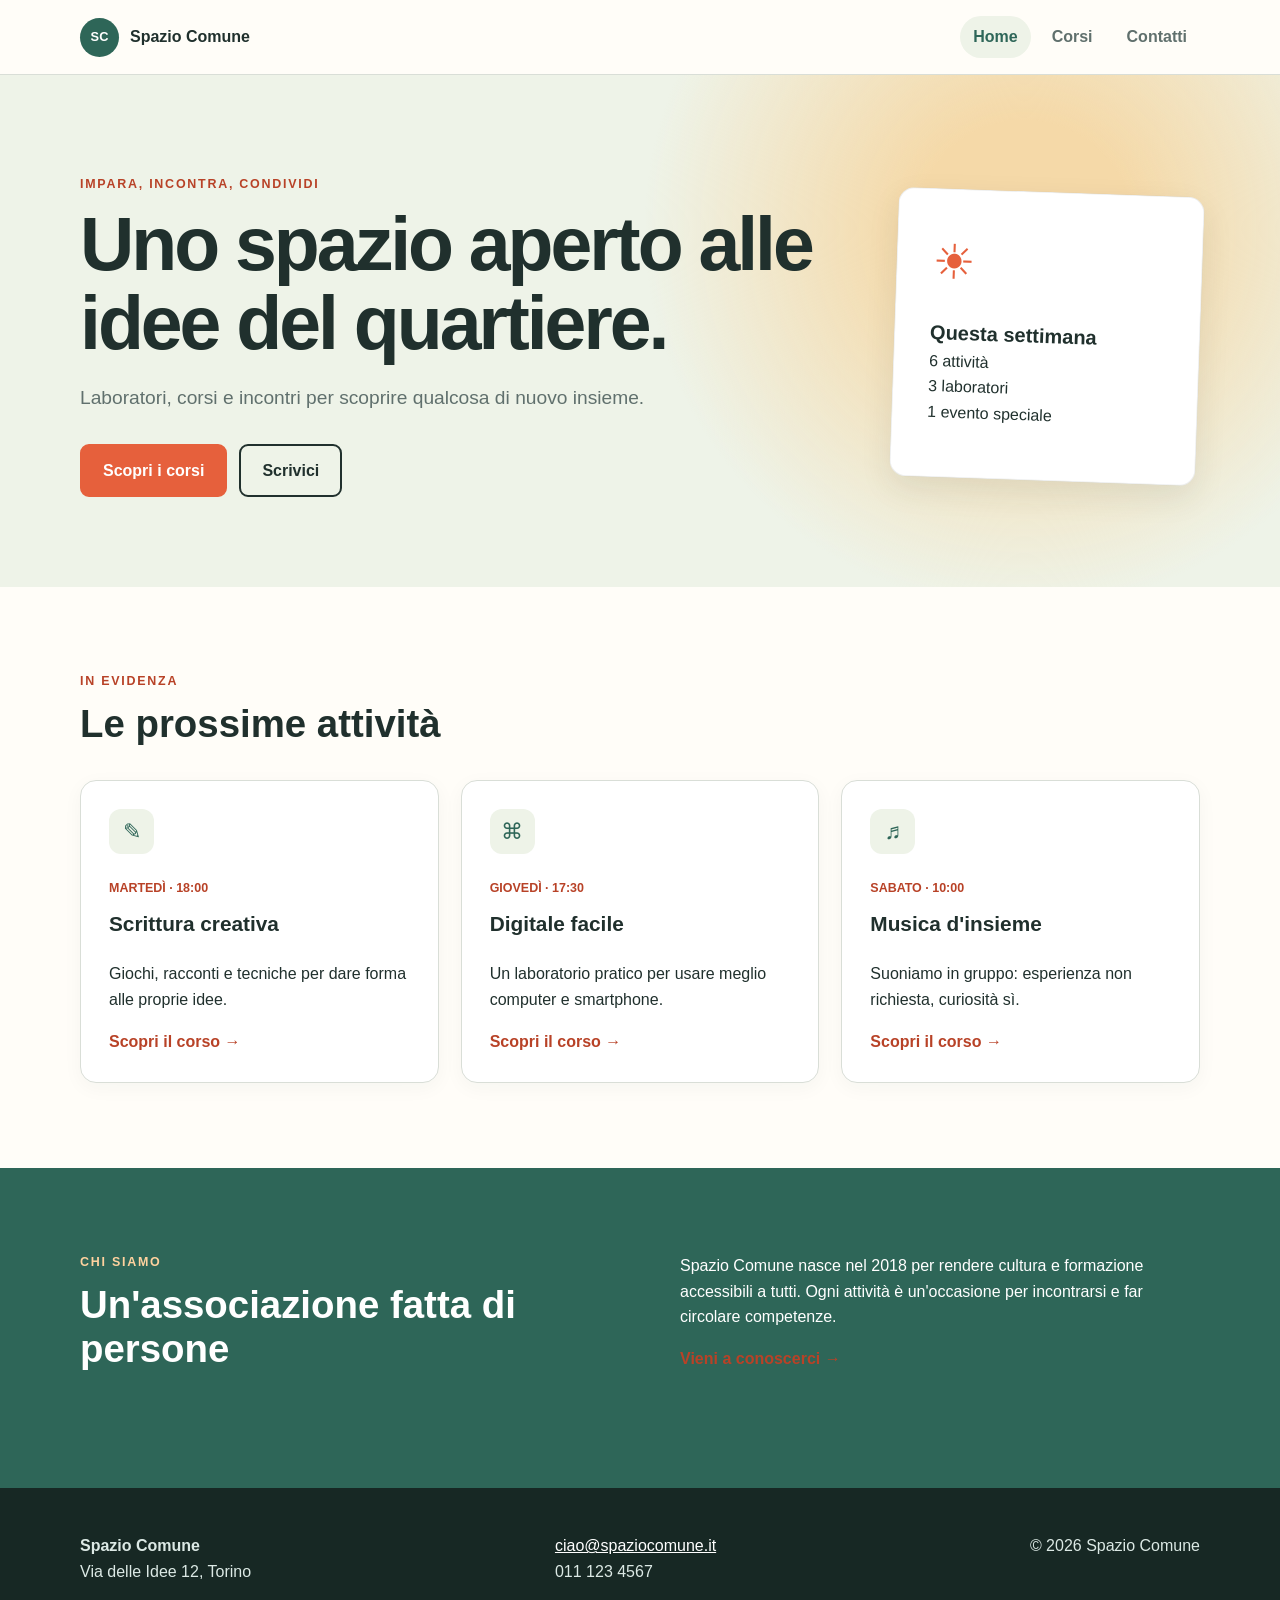
<file: L4/esercizio/index.html>
<!DOCTYPE html>
<html lang="it">

<head>
  <meta charset="UTF-8">
  <meta name="viewport" content="width=device-width, initial-scale=1.0">
  <meta name="description" content="Spazio Comune: corsi e attività per il quartiere.">
  <title>Spazio Comune | Home</title>
  <link rel="stylesheet" href="css/style.css">
</head>

<body>
  <!-- Intestazione del sito: logo e navigazione principale -->
  <header class="site-header">
    <div class="container header-content">
      <a class="logo" href="index.html" aria-label="Spazio Comune - Home">
        <span class="logo-mark">SC</span>
        <span>Spazio Comune</span>
      </a>

      <!-- Pulsante visibile sugli schermi piccoli -->
      <button class="menu-button" type="button" aria-expanded="false" aria-controls="main-menu">
        <span class="sr-only">Apri il menu</span>
        <span></span>
        <span></span>
        <span></span>
      </button>
      <nav id="main-menu" class="main-nav" aria-label="Navigazione principale">
        <a class="active" href="index.html" aria-current="page">Home</a>
        <a href="corsi.html">Corsi</a>
        <a href="contatti.html">Contatti</a>
      </nav>
    </div>
  </header>

  <!-- Contenuto principale della pagina -->
  <main>
    <!-- Sezione introduttiva -->
    <section class="hero">
      <div class="container hero-content">
        <div>
          <p class="eyebrow">Impara, incontra, condividi</p>
          <h1>Uno spazio aperto alle idee del quartiere.</h1>
          <p class="hero-text">Laboratori, corsi e incontri per scoprire qualcosa di nuovo insieme.</p>
          <div class="button-group">
            <a class="button" href="corsi.html">Scopri i corsi</a>
            <a class="button button-secondary" href="contatti.html">Scrivici</a>
          </div>
        </div>
        <div class="hero-card" aria-hidden="true">
          <span>☀</span>
          <strong>Questa settimana</strong>
          <p>6 attività<br>3 laboratori<br>1 evento speciale</p>
        </div>
      </div>
    </section>

    <!-- Attività in evidenza -->
    <section class="section">
      <div class="container">
        <div class="section-heading">
          <p class="eyebrow">In evidenza</p>
          <h2>Le prossime attività</h2>
        </div>
        <div class="card-grid">
          <article class="card">
            <span class="card-icon">✎</span>
            <p class="card-meta">Martedì · 18:00</p>
            <h3>Scrittura creativa</h3>
            <p>Giochi, racconti e tecniche per dare forma alle proprie idee.</p>
            <a class="text-link" href="corsi.html">Scopri il corso →</a>
          </article>
          <article class="card">
            <span class="card-icon">⌘</span>
            <p class="card-meta">Giovedì · 17:30</p>
            <h3>Digitale facile</h3>
            <p>Un laboratorio pratico per usare meglio computer e smartphone.</p>
            <a class="text-link" href="corsi.html">Scopri il corso →</a>
          </article>
          <article class="card">
            <span class="card-icon">♬</span>
            <p class="card-meta">Sabato · 10:00</p>
            <h3>Musica d'insieme</h3>
            <p>Suoniamo in gruppo: esperienza non richiesta, curiosità sì.</p>
            <a class="text-link" href="corsi.html">Scopri il corso →</a>
          </article>
        </div>
      </div>
    </section>

    <!-- Presentazione dell'associazione -->
    <section class="section section-accent">
      <div class="container split">
        <div>
          <p class="eyebrow">Chi siamo</p>
          <h2>Un'associazione fatta di persone</h2>
        </div>
        <div>
          <p>Spazio Comune nasce nel 2018 per rendere cultura e formazione accessibili a tutti. Ogni attività è
            un'occasione per incontrarsi e far circolare competenze.</p>
          <a class="text-link" href="contatti.html">Vieni a conoscerci →</a>
        </div>
      </div>
    </section>
  </main>

  <!-- Piè di pagina con indirizzo e recapiti -->
  <footer class="site-footer">
    <div class="container footer-content">
      <div>
        <strong>Spazio Comune</strong>
        <p>Via delle Idee 12, Torino</p>
      </div>
      <div>
        <p>
          <a href="mailto:ciao@spaziocomune.it">ciao@spaziocomune.it</a><br>
          011 123 4567
        </p>
      </div>
      <p>© <span data-current-year>2026</span> Spazio Comune</p>
    </div>
  </footer>

  <!-- Script JavaScript caricati dopo il contenuto della pagina -->
  <script src="js/script.js"></script>
</body>

</html>
</file>
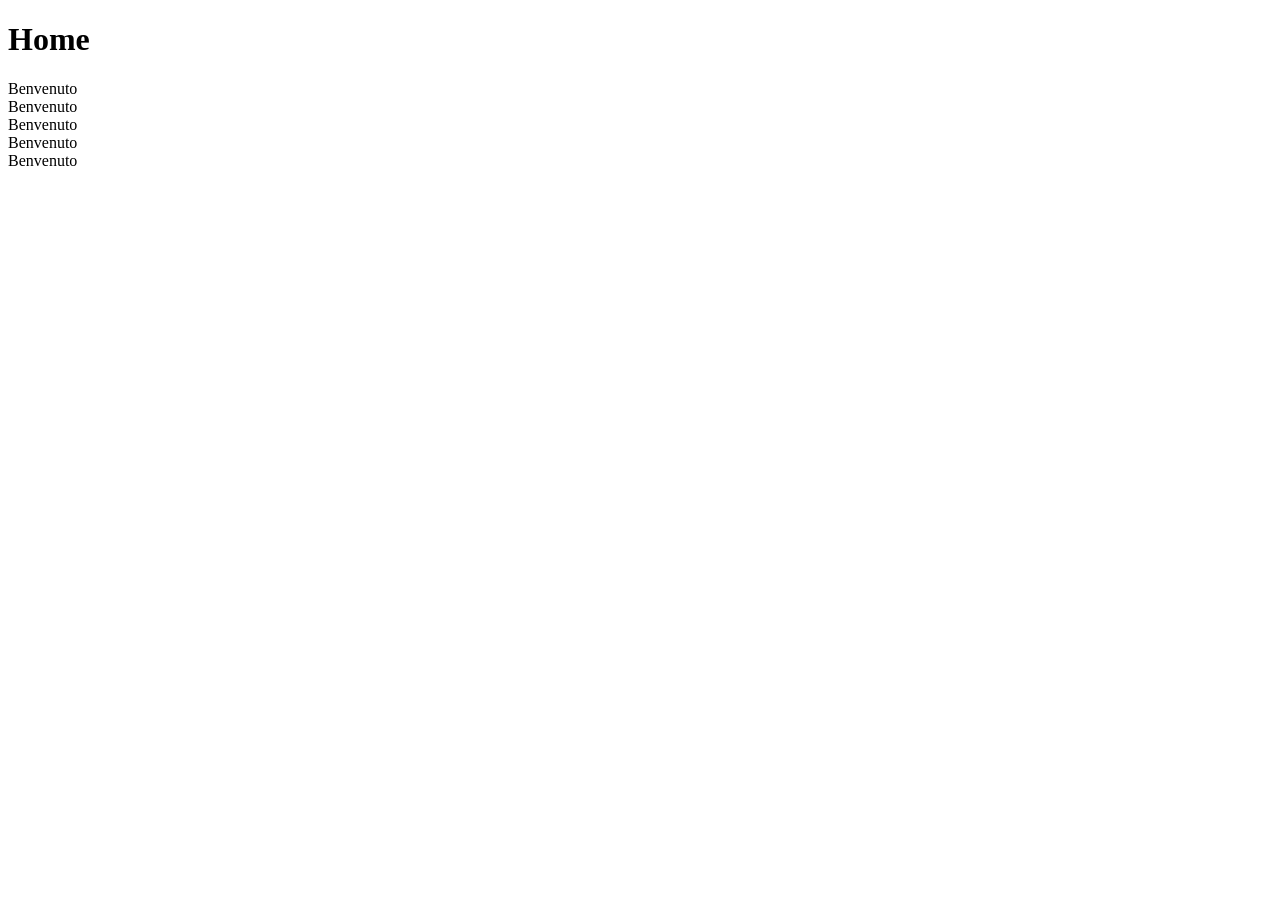
<file: php-mysql/L34/scrittura-files/file-creati/index.html>
<!DOCTYPE html>
<html lang="en">
<head>
<meta charset="UTF-8">
<meta name="viewport" content="width=device-width, initial-scale=1.0">
<title>Document</title>
</head>
<body>
<h1>Home</h1>
<div>Benvenuto</div>
<div>Benvenuto</div>
<div>Benvenuto</div>
<div>Benvenuto</div>
<div>Benvenuto</div>
</body>
</html>
</file>
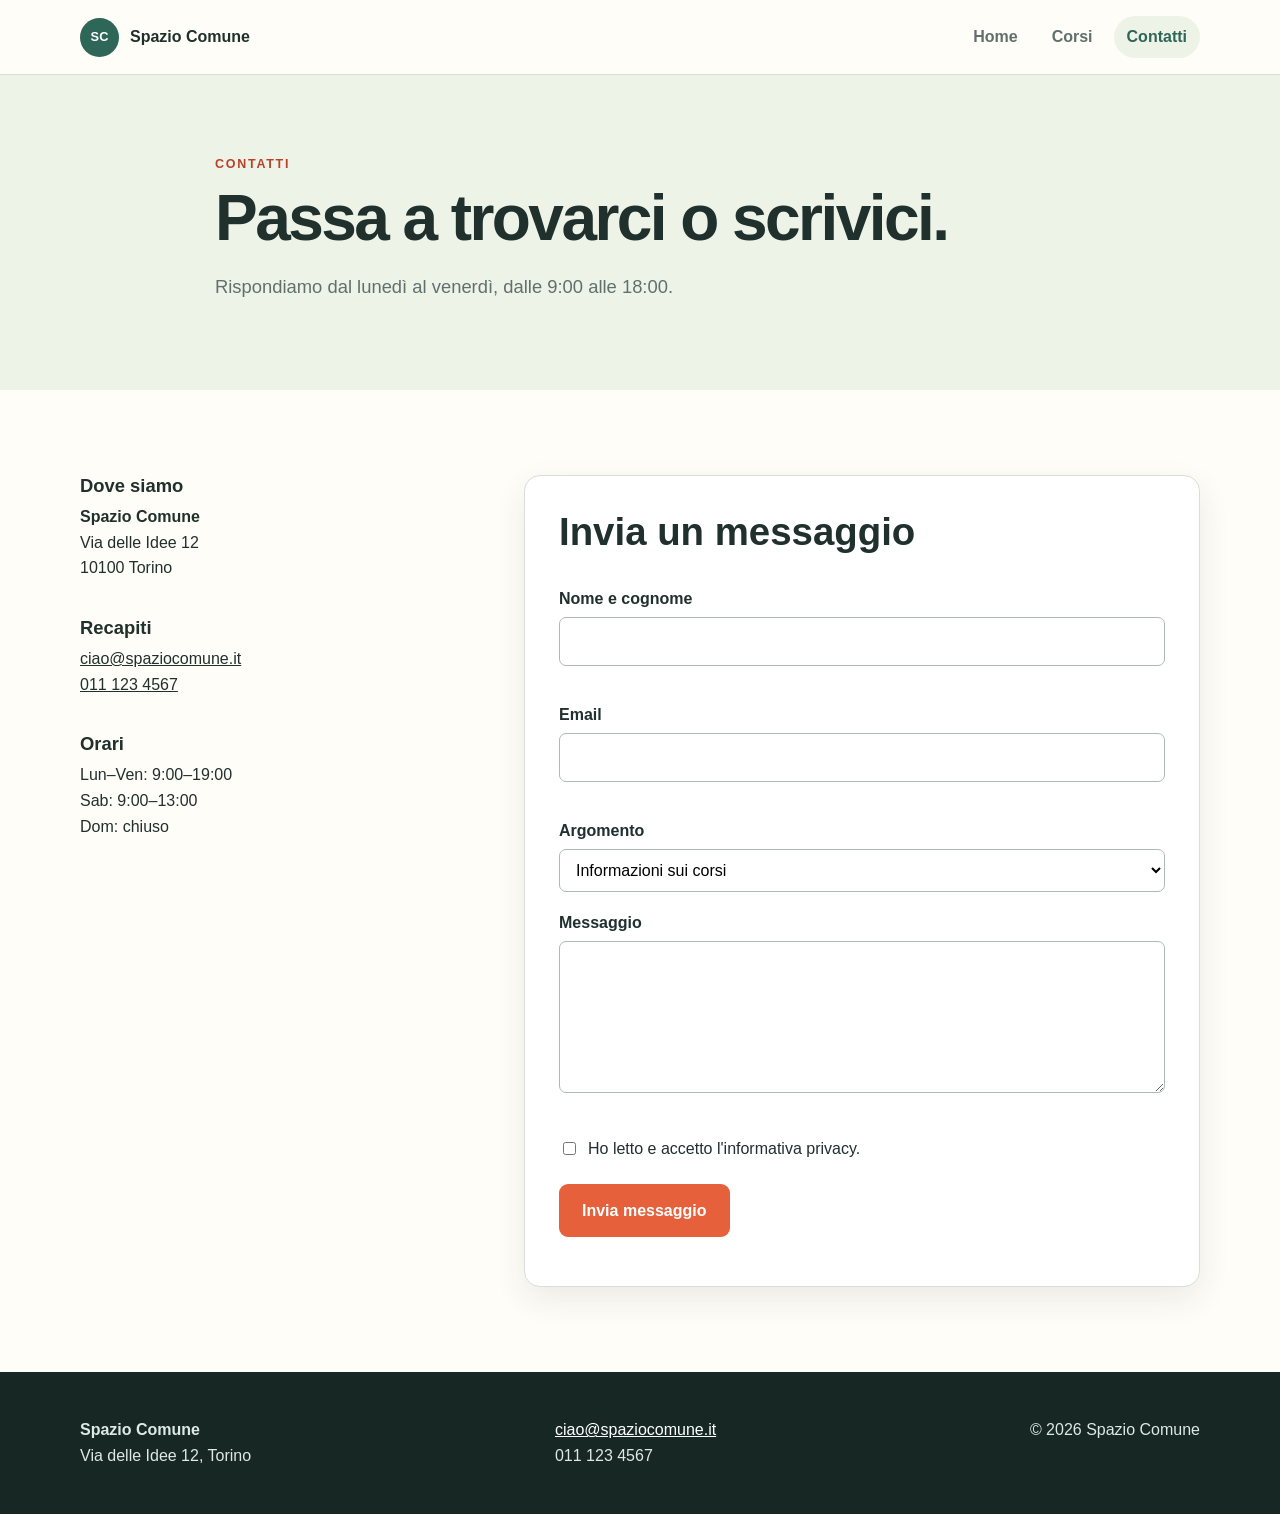
<file: L4/esercizio/contatti.html>
<!DOCTYPE html>
<html lang="it">

<head>
  <meta charset="UTF-8">
  <meta name="viewport" content="width=device-width, initial-scale=1.0">
  <meta name="description" content="Contatta Spazio Comune.">
  <title>Spazio Comune | Contatti</title>
  <link rel="stylesheet" href="css/style.css">
</head>

<body>
  <!-- Intestazione del sito: logo e navigazione principale -->
  <header class="site-header">
    <div class="container header-content">
      <a class="logo" href="index.html" aria-label="Spazio Comune - Home">
        <span class="logo-mark">SC</span>
        <span>Spazio Comune</span>
      </a>

      <!-- Pulsante visibile sugli schermi piccoli -->
      <button class="menu-button" type="button" aria-expanded="false" aria-controls="main-menu">
        <span class="sr-only">Apri il menu</span>
        <span></span>
        <span></span>
        <span></span>
      </button>

      <nav id="main-menu" class="main-nav" aria-label="Navigazione principale">
        <a href="index.html">Home</a>
        <a href="corsi.html">Corsi</a>
        <a class="active" href="contatti.html" aria-current="page">Contatti</a>
      </nav>
    </div>
  </header>

  <!-- Contenuto principale della pagina -->
  <main>
    <!-- Titolo e introduzione della pagina -->
    <section class="page-hero">
      <div class="container narrow">
        <p class="eyebrow">Contatti</p>
        <h1>Passa a trovarci o scrivici.</h1>
        <p>Rispondiamo dal lunedì al venerdì, dalle 9:00 alle 18:00.</p>
      </div>
    </section>

    <!-- Recapiti e modulo di contatto -->
    <section class="section">
      <div class="container contact-layout">
        <!-- Informazioni di contatto -->
        <div class="contact-info">
          <h2>Dove siamo</h2>
          <p>
            <strong>Spazio Comune</strong><br>
            Via delle Idee 12<br>
            10100 Torino
          </p>

          <h2>Recapiti</h2>
          <p>
            <a href="mailto:ciao@spaziocomune.it">ciao@spaziocomune.it</a><br>
            <a href="tel:+390111234567">011 123 4567</a>
          </p>

          <h2>Orari</h2>
          <p>
            Lun–Ven: 9:00–19:00<br>
            Sab: 9:00–13:00<br>
            Dom: chiuso
          </p>
        </div>

        <!-- Modulo dimostrativo: non deve essere gestito nell'esercizio PHP -->
        <form class="contact-form" action="#" method="post" novalidate>
          <h2>Invia un messaggio</h2>

          <div class="field">
            <label for="name">Nome e cognome</label>
            <input id="name" name="name" type="text" autocomplete="name" required>
            <small class="error"></small>
          </div>

          <div class="field">
            <label for="email">Email</label>
            <input id="email" name="email" type="email" autocomplete="email" required>
            <small class="error"></small>
          </div>

          <div class="field">
            <label for="subject">Argomento</label>
            <select id="subject" name="subject">
              <option value="corsi">Informazioni sui corsi</option>
              <option value="proposta">Proposta di attività</option>
              <option value="altro">Altro</option>
            </select>
          </div>

          <div class="field">
            <label for="message">Messaggio</label>
            <textarea id="message" name="message" rows="5" required></textarea>
            <small class="error"></small>
          </div>

          <label class="checkbox">
            <input type="checkbox" name="privacy" required>
            <span>Ho letto e accetto l'informativa privacy.</span>
          </label>

          <button class="button" type="submit">Invia messaggio</button>
          <p class="form-status" role="status" aria-live="polite"></p>
        </form>
      </div>
    </section>
  </main>

  <!-- Piè di pagina con indirizzo e recapiti -->
  <footer class="site-footer">
    <div class="container footer-content">
      <div>
        <strong>Spazio Comune</strong>
        <p>Via delle Idee 12, Torino</p>
      </div>
      <div>
        <p>
          <a href="mailto:ciao@spaziocomune.it">ciao@spaziocomune.it</a><br>
          011 123 4567
        </p>
      </div>
      <p>© <span data-current-year>2026</span> Spazio Comune</p>
    </div>
  </footer>

  <!-- Script JavaScript caricati dopo il contenuto della pagina -->
  <script src="js/script.js"></script>
</body>

</html>
</file>
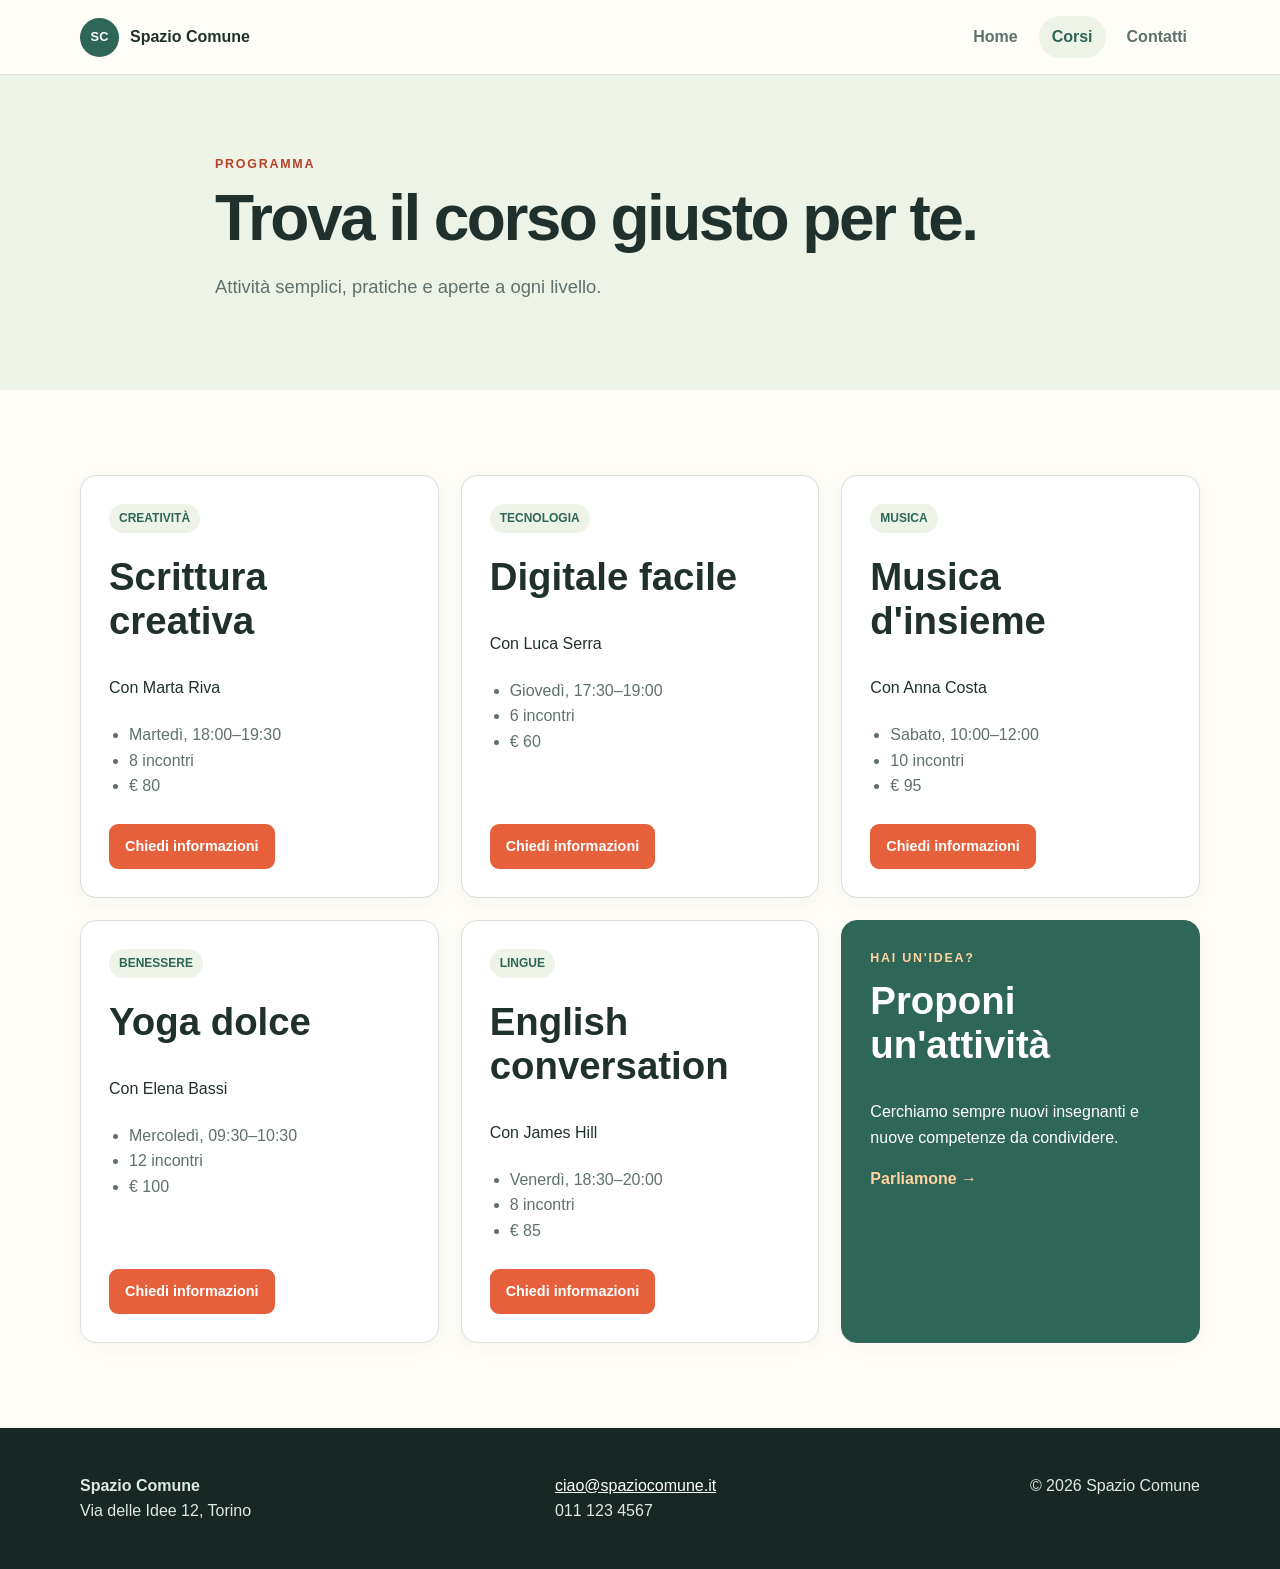
<file: L4/esercizio/corsi.html>
<!DOCTYPE html>
<html lang="it">

<head>
  <meta charset="UTF-8">
  <meta name="viewport" content="width=device-width, initial-scale=1.0">
  <meta name="description" content="Scopri i corsi di Spazio Comune.">
  <title>Spazio Comune | Corsi</title>
  <link rel="stylesheet" href="css/style.css">
</head>

<body>
  <!-- Intestazione del sito: logo e navigazione principale -->
  <header class="site-header">
    <div class="container header-content">
      <a class="logo" href="index.html" aria-label="Spazio Comune - Home">
        <span class="logo-mark">SC</span>
        <span>Spazio Comune</span>
      </a>

      <!-- Pulsante visibile sugli schermi piccoli -->
      <button class="menu-button" type="button" aria-expanded="false" aria-controls="main-menu">
        <span class="sr-only">Apri il menu</span>
        <span></span>
        <span></span>
        <span></span>
      </button>

      <nav id="main-menu" class="main-nav" aria-label="Navigazione principale">
        <a href="index.html">Home</a>
        <a class="active" href="corsi.html" aria-current="page">Corsi</a>
        <a href="contatti.html">Contatti</a>
      </nav>
    </div>
  </header>

  <!-- Contenuto principale della pagina -->
  <main>
    <!-- Titolo e introduzione della pagina -->
    <section class="page-hero">
      <div class="container narrow">
        <p class="eyebrow">Programma</p>
        <h1>Trova il corso giusto per te.</h1>
        <p>Attività semplici, pratiche e aperte a ogni livello.</p>
      </div>
    </section>

    <!-- Elenco dei corsi disponibili -->
    <section class="section">
      <div class="container">
        <div class="card-grid course-grid">
          <!-- Scheda di un singolo corso -->
          <article class="card">
            <span class="badge">Creatività</span>
            <h2>Scrittura creativa</h2>
            <p>Con Marta Riva</p>
            <ul class="details">
              <li>Martedì, 18:00–19:30</li>
              <li>8 incontri</li>
              <li>€ 80</li>
            </ul>
            <a class="button small" href="contatti.html">Chiedi informazioni</a>
          </article>

          <article class="card">
            <span class="badge">Tecnologia</span>
            <h2>Digitale facile</h2>
            <p>Con Luca Serra</p>
            <ul class="details">
              <li>Giovedì, 17:30–19:00</li>
              <li>6 incontri</li>
              <li>€ 60</li>
            </ul>
            <a class="button small" href="contatti.html">Chiedi informazioni</a>
          </article>

          <article class="card">
            <span class="badge">Musica</span>
            <h2>Musica d'insieme</h2>
            <p>Con Anna Costa</p>
            <ul class="details">
              <li>Sabato, 10:00–12:00</li>
              <li>10 incontri</li>
              <li>€ 95</li>
            </ul>
            <a class="button small" href="contatti.html">Chiedi informazioni</a>
          </article>

          <article class="card">
            <span class="badge">Benessere</span>
            <h2>Yoga dolce</h2>
            <p>Con Elena Bassi</p>
            <ul class="details">
              <li>Mercoledì, 09:30–10:30</li>
              <li>12 incontri</li>
              <li>€ 100</li>
            </ul>
            <a class="button small" href="contatti.html">Chiedi informazioni</a>
          </article>

          <article class="card">
            <span class="badge">Lingue</span>
            <h2>English conversation</h2>
            <p>Con James Hill</p>
            <ul class="details">
              <li>Venerdì, 18:30–20:00</li>
              <li>8 incontri</li>
              <li>€ 85</li>
            </ul>
            <a class="button small" href="contatti.html">Chiedi informazioni</a>
          </article>

          <!-- Invito a proporre una nuova attività -->
          <article class="card callout">
            <p class="eyebrow">Hai un'idea?</p>
            <h2>Proponi un'attività</h2>
            <p>Cerchiamo sempre nuovi insegnanti e nuove competenze da condividere.</p>
            <a class="text-link" href="contatti.html">Parliamone →</a>
          </article>
        </div>
      </div>
    </section>
  </main>

  <!-- Piè di pagina con indirizzo e recapiti -->
  <footer class="site-footer">
    <div class="container footer-content">
      <div>
        <strong>Spazio Comune</strong>
        <p>Via delle Idee 12, Torino</p>
      </div>
      <div>
        <p>
          <a href="mailto:ciao@spaziocomune.it">ciao@spaziocomune.it</a><br>
          011 123 4567
        </p>
      </div>
      <p>© <span data-current-year>2026</span> Spazio Comune</p>
    </div>
  </footer>

  <!-- Script JavaScript caricati dopo il contenuto della pagina -->
  <script src="js/script.js"></script>
</body>

</html>
</file>
<file: L4/esercizio/css/style.css>
:root {
  --ink: #20302d;
  --muted: #60706d;
  --paper: #fffdf8;
  --soft: #eef3e8;
  --accent: #e6603c;
  --accent-dark: #b84227;
  --green: #2e6658;
  --border: #d9ded7;
  --radius: 16px;
  --shadow: 0 12px 32px rgba(32, 48, 45, .09);
}

* { box-sizing: border-box; }
html { scroll-behavior: smooth; }
body { margin: 0; color: var(--ink); background: var(--paper); font-family: Arial, Helvetica, sans-serif; line-height: 1.6; }
a { color: inherit; }
h1, h2, h3, p { margin-top: 0; }
h1 { max-width: 780px; margin-bottom: 20px; font-size: clamp(2.4rem, 6vw, 4.7rem); line-height: 1.05; letter-spacing: -.04em; }
h2 { font-size: clamp(1.6rem, 3vw, 2.4rem); line-height: 1.15; }
h3 { font-size: 1.3rem; }
.container { width: min(1120px, calc(100% - 40px)); margin-inline: auto; }
.narrow { max-width: 850px; }
.sr-only { position: absolute; width: 1px; height: 1px; padding: 0; margin: -1px; overflow: hidden; clip: rect(0, 0, 0, 0); white-space: nowrap; border: 0; }

.site-header { position: sticky; z-index: 10; top: 0; border-bottom: 1px solid var(--border); background: rgba(255, 253, 248, .95); backdrop-filter: blur(10px); }
.header-content { min-height: 74px; display: flex; align-items: center; justify-content: space-between; gap: 24px; }
.logo { display: inline-flex; align-items: center; gap: 11px; font-weight: 800; text-decoration: none; }
.logo-mark { display: grid; width: 39px; aspect-ratio: 1; place-items: center; border-radius: 50%; color: white; background: var(--green); font-size: .8rem; }
.main-nav { display: flex; align-items: center; gap: 8px; }
.main-nav a { padding: 8px 13px; border-radius: 99px; color: var(--muted); font-weight: 700; text-decoration: none; }
.main-nav a:hover, .main-nav a.active { color: var(--green); background: var(--soft); }
.menu-button { display: none; padding: 8px; border: 0; background: transparent; cursor: pointer; }
.menu-button span:not(.sr-only) { display: block; width: 25px; height: 2px; margin: 5px; background: var(--ink); }

.hero { padding: 100px 0 90px; background: radial-gradient(circle at 80% 30%, #f5d9a8 0, #f5d9a8 10%, transparent 35%), var(--soft); }
.hero-content { display: grid; grid-template-columns: 1.7fr .7fr; align-items: center; gap: 70px; }
.hero-text { max-width: 620px; color: var(--muted); font-size: 1.2rem; }
.eyebrow { margin-bottom: 10px; color: var(--accent-dark); font-size: .78rem; font-weight: 800; letter-spacing: .14em; text-transform: uppercase; }
.hero-card { padding: 35px; transform: rotate(2deg); border: 1px solid rgba(32,48,45,.08); border-radius: var(--radius); background: white; box-shadow: var(--shadow); }
.hero-card span { display: block; margin-bottom: 15px; color: var(--accent); font-size: 3rem; }
.hero-card strong { font-size: 1.25rem; }
.button-group { display: flex; flex-wrap: wrap; gap: 12px; margin-top: 30px; }
.button { display: inline-block; padding: 12px 21px; border: 2px solid var(--accent); border-radius: 9px; color: white; background: var(--accent); font: inherit; font-weight: 800; text-decoration: none; cursor: pointer; }
.button:hover { border-color: var(--accent-dark); background: var(--accent-dark); }
.button-secondary { color: var(--ink); border-color: var(--ink); background: transparent; }
.button-secondary:hover { color: white; border-color: var(--ink); background: var(--ink); }
.button.small { padding: 9px 14px; font-size: .9rem; }

.section { padding: 85px 0; }
.section-heading { margin-bottom: 34px; }
.section-accent { background: var(--green); color: white; }
.section-accent .eyebrow { color: #ffd29f; }
.card-grid { display: grid; grid-template-columns: repeat(3, 1fr); gap: 22px; }
.card { padding: 28px; border: 1px solid var(--border); border-radius: var(--radius); background: white; box-shadow: 0 5px 20px rgba(32, 48, 45, .04); }
.card:hover { transform: translateY(-3px); box-shadow: var(--shadow); transition: .2s ease; }
.card-icon { display: grid; width: 45px; aspect-ratio: 1; margin-bottom: 25px; place-items: center; border-radius: 12px; color: var(--green); background: var(--soft); font-size: 1.4rem; }
.card-meta { margin-bottom: 8px; color: var(--accent-dark); font-size: .78rem; font-weight: 800; text-transform: uppercase; }
.text-link { color: var(--accent-dark); font-weight: 800; text-decoration: none; }
.text-link:hover { text-decoration: underline; }
.split { display: grid; grid-template-columns: 1fr 1fr; gap: 80px; align-items: start; }
.page-hero { padding: 80px 0 70px; background: var(--soft); }
.page-hero h1 { font-size: clamp(2.3rem, 5vw, 4.2rem); }
.page-hero p:last-child { color: var(--muted); font-size: 1.15rem; }
.course-grid .card { display: flex; flex-direction: column; align-items: flex-start; }
.course-grid .button { margin-top: auto; }
.badge { display: inline-block; margin-bottom: 22px; padding: 5px 10px; border-radius: 99px; color: var(--green); background: var(--soft); font-size: .75rem; font-weight: 800; text-transform: uppercase; }
.details { padding-left: 20px; margin: 5px 0 25px; color: var(--muted); }
.callout { color: white; border-color: var(--green); background: var(--green); }
.callout .eyebrow, .callout .text-link { color: #ffd29f; }

.contact-layout { display: grid; grid-template-columns: .7fr 1.3fr; gap: 80px; }
.contact-info h2 { margin-top: 36px; margin-bottom: 8px; font-size: 1.15rem; }
.contact-info h2:first-child { margin-top: 0; }
.contact-form { padding: 34px; border: 1px solid var(--border); border-radius: var(--radius); background: white; box-shadow: var(--shadow); }
.field { margin-bottom: 18px; }
.field label { display: block; margin-bottom: 5px; font-weight: 700; }
.field input, .field select, .field textarea { width: 100%; padding: 11px 12px; border: 1px solid #aeb9b5; border-radius: 7px; background: white; font: inherit; }
.field input:focus, .field select:focus, .field textarea:focus { outline: 3px solid rgba(230, 96, 60, .2); border-color: var(--accent); }
.field .invalid { border-color: #b52f25; }
.error { display: block; min-height: 18px; color: #a6231a; }
.checkbox { display: flex; align-items: flex-start; gap: 9px; margin: 4px 0 22px; }
.checkbox input { margin-top: 6px; }
.form-status { margin: 15px 0 0; color: var(--green); font-weight: 700; }

.site-footer { padding: 45px 0; color: #dce9e5; background: #172824; }
.footer-content { display: grid; grid-template-columns: 1fr 1fr auto; gap: 30px; align-items: start; }
.site-footer p { margin-bottom: 0; }
.site-footer a { color: white; }

@media (max-width: 760px) {
  .menu-button { display: block; }
  .main-nav { display: none; position: absolute; top: 74px; left: 0; width: 100%; padding: 15px 20px 22px; flex-direction: column; align-items: stretch; border-bottom: 1px solid var(--border); background: var(--paper); }
  .main-nav.open { display: flex; }
  .hero { padding: 65px 0; }
  .hero-content, .split, .contact-layout { grid-template-columns: 1fr; gap: 40px; }
  .hero-card { display: none; }
  .card-grid { grid-template-columns: 1fr; }
  .section { padding: 60px 0; }
  .footer-content { grid-template-columns: 1fr; }
}
</file>
